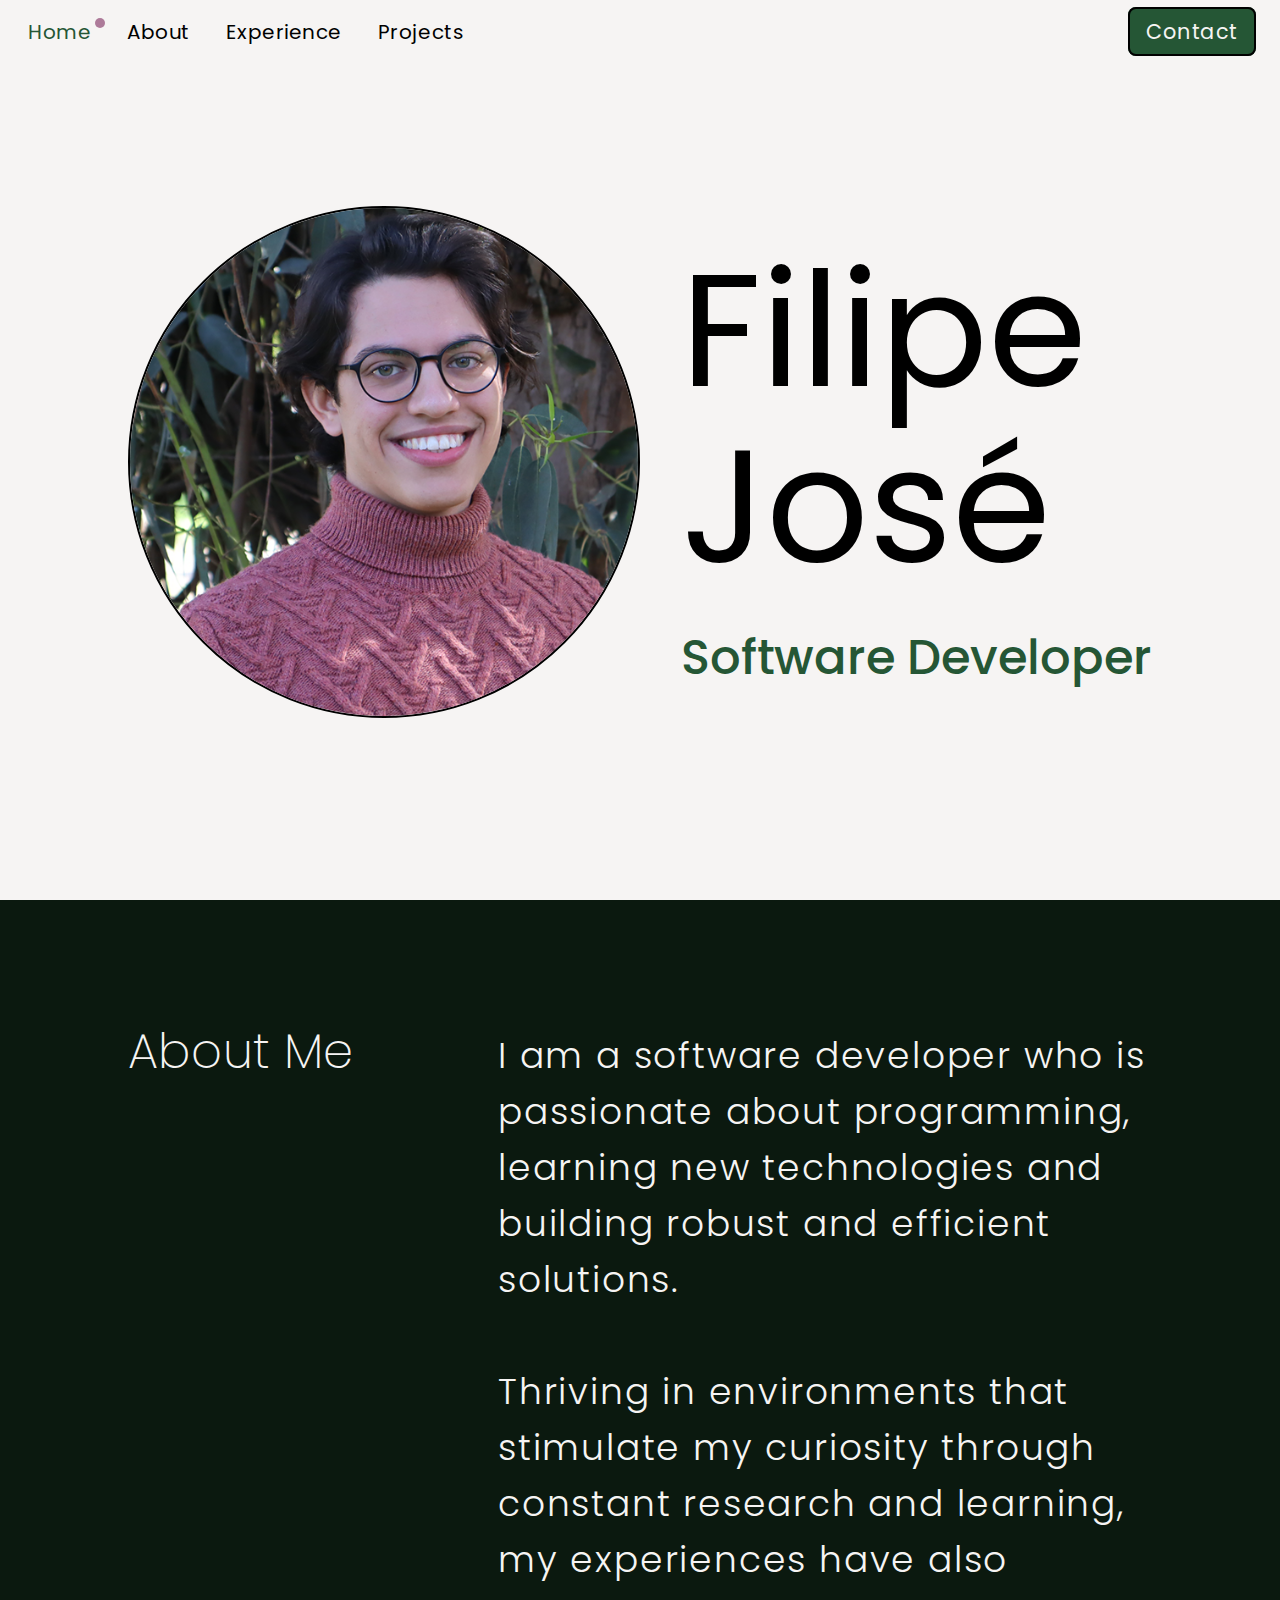
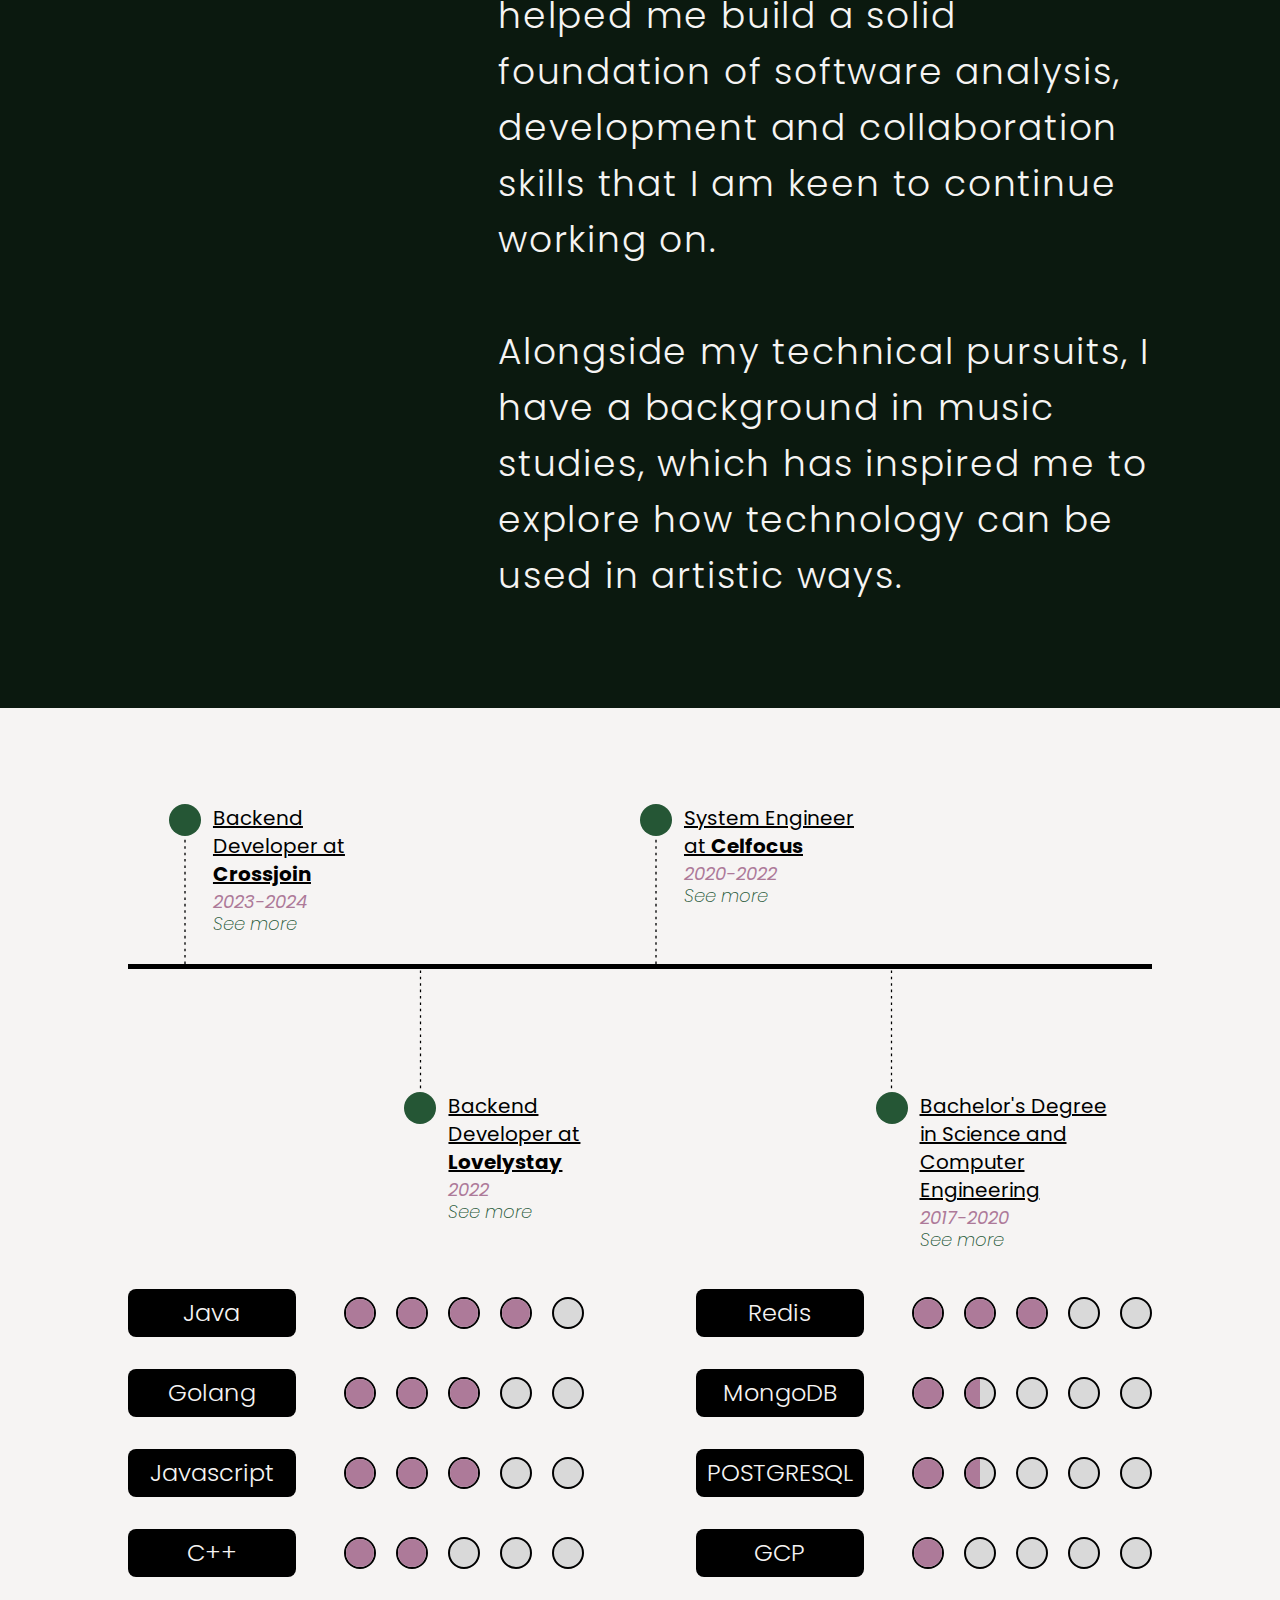
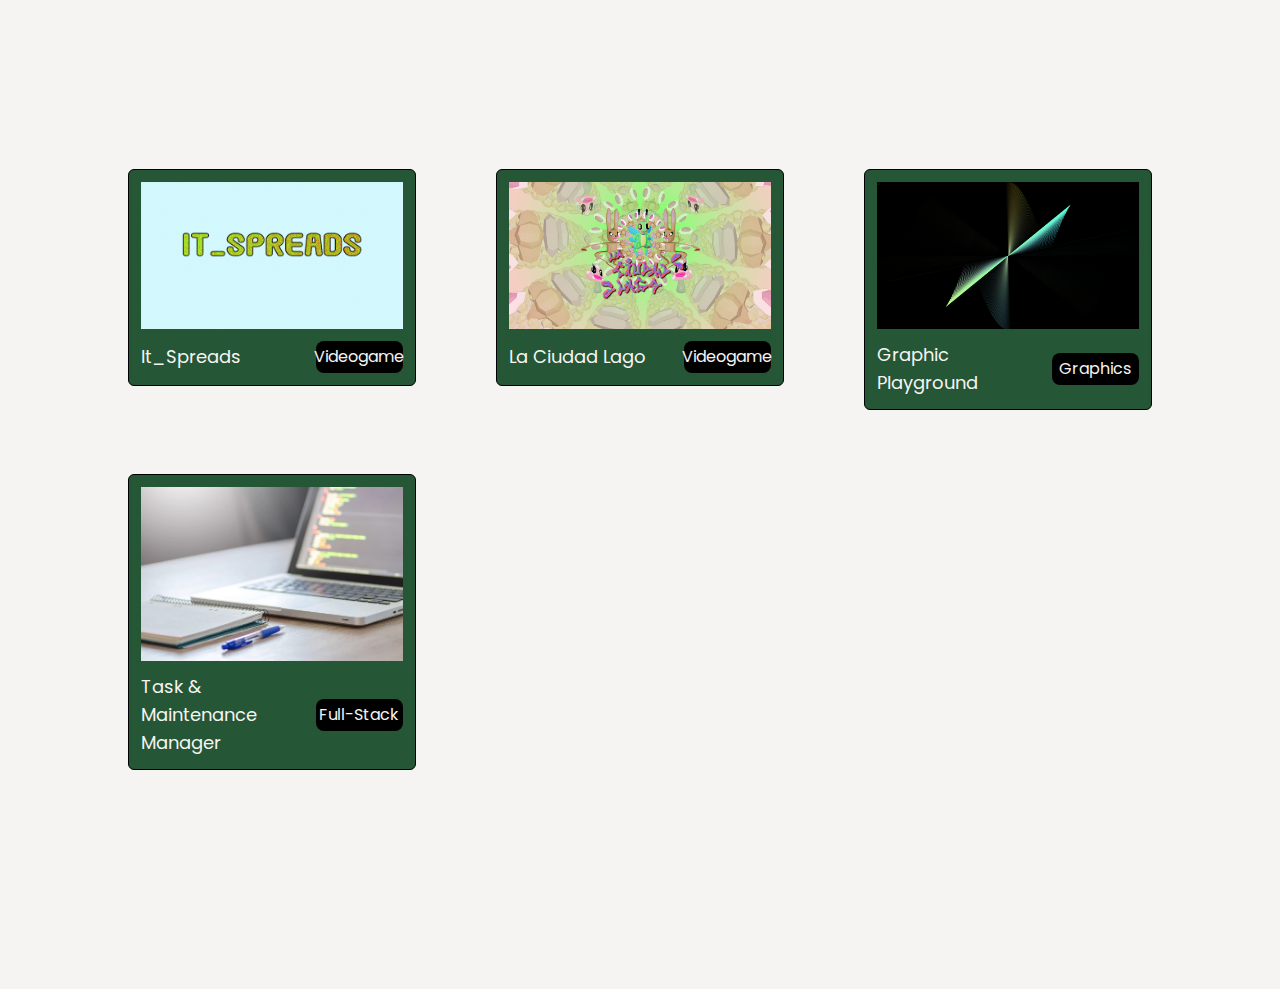
<file: index.html>
<html class="scroll-smooth"><head><meta charset="UTF-8"><link rel="stylesheet" href="./assets/styles.css"><link rel="preload" href="https://fonts.googleapis.com/css2?family=Poppins:wght@200;300;400;500&amp;italic&amp;display=swap" as="style" onload="this.onload=null;this.rel=&#39;stylesheet&#39;"><noscript><link rel="stylesheet" href="https://fonts.googleapis.com/css2?family=Poppins:wght@200;300;400;500&amp;italic&amp;display=swap"></noscript><script src="./assets/scripts/app.obf.js"></script></head><body class="font-poppins relative overflow-x-hidden lg:overflow-x-auto"><div class="fixed top-0 start-0 w-full min-h-fit h-navbar z-20 bg-cWhite text-8xl md:text-5xl lg:text-nav tracking-wide flex flex-col justify-center"><div class="px-6 lg:pt-0 2xl:py-5 relative"><span id="badge" class="hidden absolute w-badgeSize pt-1 lg:inline"><span class="relative inline-flex rounded-full h-badgeSize w-badgeSize 2xl:w-[0.8rem] 2xl:h-[0.8rem] bg-cPink"></span></span><nav class="flex justify-between items-center"><div class="flex justify-center relative"><button class="inline w-28 h-28 lg:hidden" onclick="showMenu()"><img src="./assets/svg/hamburger.svg"></button><div id="menu" class="hidden fixed flex flex-col top-0 right-0 left-0 z-50 h-screen w-screen bg-cWhite lg:inline-block lg:h-full lg:w-full lg:static lg:text-base lg:p-0 lg:bg-transparent"><button class="w-28 h-28 lg:hidden z-50" onclick="closeMenu()"><img src="./assets/svg/cross.svg"></button><div class="fixed top-0 right-0 left-0 bottom-0 flex flex-col justify-center items-center h-screen w-full lg:flex-row lg:h-full lg:static"><a id="home-link" href="#home" class="text-center h-auto p-1 nav-item lg:text-xl 2xl:text-2xl" onclick="closeMenu()"><span>Home</span></a><div class="mb-56 md:mb-32 lg:me-7 lg:mb-0 2xl:me-10"></div><a id="about-link" href="#about" class="text-center h-auto p-1 nav-item lg:text-xl 2xl:text-2xl" onclick="closeMenu()"><span>About</span></a><div class="mb-56 md:mb-32 lg:me-7 lg:mb-0 2xl:me-10"></div><a id="experience-link" href="#experience" class="text-center h-auto p-1 nav-item lg:text-xl 2xl:text-2xl" onclick="closeMenu()"><span>Experience</span></a><div class="mb-56 md:mb-32 lg:me-7 lg:mb-0 2xl:me-10"></div><a id="projects-link" href="#projects" class="text-center h-auto p-1 nav-item lg:text-xl 2xl:text-2xl" onclick="closeMenu()"><span>Projects</span></a></div></div></div><div class="h-full"><a href="https://www.linkedin.com/in/filipe-jose/" target="_blank" class="bg-cGreenCTA text-cWhite px-5 py-3 text-5xl 2xl:text-2xl lg:text-nav lg:px-4 lg:py-2 rounded-lg border-2 border-black">Contact</a></div></nav></div></div><div class="z-0"><div id="home" class="bg-cWhite flex min-h-screen h-fit px-8 py-20 page lg:px-32"><div class="flex flex-col justify-center items-center w-full lg:pb-10 md:pt-[var(--navbar-height)] xl:flex-row xl:justify-between"><div class="flex md:w-7/12 md:h-7/12 xl:w-6/12 2xl:w-5/12 justify-center xl:justify-start"><img class="rounded-full w-full h-full border-2 border-black" src="./assets/images/Photo.png"></div><div class="flex flex-col w-full justify-center items-center xl:w-fit xl:items-start xl:justify-end xl:text-start"><p class="text-sm-name md:leading-name md:text-lg-name">Filipe <span class="xl:hidden">José</span></p><p class="text-sm-name md:leading-name md:text-lg-name hidden xl:inline">José</p><p class="text-cGreenCTA text-7xl font-medium mt-5 text-nowrap lg:mt-10 lg:text-[3rem] 2xl:text-7xl xl:w-full">Software Developer</p></div></div></div><div id="about" class="bg-cGreen pb-14 md:py-navbar flex min-h-screen h-fit px-8 py-20 page lg:px-32"><div class="h-full pt-navbar pb-10 text-cWhite xl:flex"><h1 class="font-extralight mb-20 text-8xl lg:text-5xl 2xl:text-6xl xl:w-2/5 text-nowrap xl:me-36">About Me</h1><div class="text-cWhite font-light text-6xl lg:text-4xl 2xl:text-5xl tracking-wider !leading-[5rem] lg:!leading-[3.5rem] w-auto"><p>I am a software developer who is passionate about programming, learning new technologies and building robust and efficient solutions.<br><br>Thriving in environments that stimulate my curiosity through constant research and learning, my experiences have also helped me build a solid foundation of software analysis, development and collaboration skills that I am keen to continue working on.<br><br>Alongside my technical pursuits, I have a background in music studies, which has inspired me to explore how technology can be used in artistic ways.</p></div></div></div><div id="experience" class="bg-cWhite pt-navbar lg:pt-16 2xl:pt-0 flex min-h-screen h-fit px-8 py-20 page lg:px-32"><div class="flex pt-navbar flex-col h-full w-full lg:pt-48 2xl:pt-72"><div class="lg:hidden mb-32"><h1 class="font-extralight text-8xl text-black text-opacity-60">Experience</h1></div><div class="hidden horizontal-line justify-center lg:flex"><div class="w-[92%] flex justify-between"><a href="" class="w-full h-fit flex relative zoom" onclick="showModal(event,this)" data-modal-uri="./assets/html/crossjoin.html"><style type="text/css">.upMark_d4c7{transform:translate(0,-100%) scale(-1)}</style><div class="h-fit flex flex-col justify-center items-center upMark_d4c7"><img src="./assets/svg/dottedLine.svg" class="h-markHeight"> <button type="button"><div class="rounded-full bg-cGreenCTA w-markCircleLg h-markCircleLg 2xl:w-markCircle2xl 2xl:h-markCircle2xl"></div></button></div><style type="text/css">.upMarkText_3c92{transform:translate(0,-100%)}</style><div class="flex flex-col ps-3 upMarkText_3c92"><p class="text-xl 2xl:text-4xl underline">Backend Developer at <b>Crossjoin</b></p><p class="text-lg 2xl:text-3xl italic text-cPink">2023-2024</p><p class="text-lg 2xl:text-3xl font-extralight italic text-cGreenCTA leading-4">See more</p></div></a><a href="" class="w-full h-fit flex relative zoom" onclick="showModal(event,this)" data-modal-uri="./assets/html/lovelystay.html"><div class="h-fit flex flex-col justify-center items-center"><img src="./assets/svg/dottedLine.svg" class="h-markHeight"> <button type="button"><div class="rounded-full bg-cGreenCTA w-markCircleLg h-markCircleLg 2xl:w-markCircle2xl 2xl:h-markCircle2xl"></div></button></div><style type="text/css">.downMarkText_2c84{margin-top:var(--mark-height)}</style><div class="flex flex-col ps-3 downMarkText_2c84"><p class="text-xl 2xl:text-4xl underline">Backend Developer at <b>Lovelystay</b></p><p class="text-lg 2xl:text-3xl italic text-cPink">2022</p><p class="text-lg 2xl:text-3xl font-extralight italic text-cGreenCTA leading-4">See more</p></div></a><a href="" class="w-full h-fit flex relative zoom" onclick="showModal(event,this)" data-modal-uri="./assets/html/celfocus.html"><div class="h-fit flex flex-col justify-center items-center upMark_d4c7"><img src="./assets/svg/dottedLine.svg" class="h-markHeight"> <button type="button"><div class="rounded-full bg-cGreenCTA w-markCircleLg h-markCircleLg 2xl:w-markCircle2xl 2xl:h-markCircle2xl"></div></button></div><div class="flex flex-col ps-3 upMarkText_3c92"><p class="text-xl 2xl:text-4xl underline">System Engineer at <b>Celfocus</b></p><p class="text-lg 2xl:text-3xl italic text-cPink">2020-2022</p><p class="text-lg 2xl:text-3xl font-extralight italic text-cGreenCTA leading-4">See more</p></div></a><a href="" class="w-full h-fit flex relative zoom" onclick="showModal(event,this)" data-modal-uri="./assets/html/degree.html"><div class="h-fit flex flex-col justify-center items-center"><img src="./assets/svg/dottedLine.svg" class="h-markHeight"> <button type="button"><div class="rounded-full bg-cGreenCTA w-markCircleLg h-markCircleLg 2xl:w-markCircle2xl 2xl:h-markCircle2xl"></div></button></div><div class="flex flex-col ps-3 downMarkText_2c84"><p class="text-xl 2xl:text-4xl underline">Bachelor's Degree in Science and Computer Engineering</p><p class="text-lg 2xl:text-3xl italic text-cPink">2017-2020</p><p class="text-lg 2xl:text-3xl font-extralight italic text-cGreenCTA leading-4">See more</p></div></a></div></div><div class="justify-center relative text-6xl lg:hidden"><a href="" class="w-full h-fit flex relative z-10" onclick="showModal(event,this)" data-modal-uri="./assets/html/crossjoin.html"><div class="h-fit flex flex-col justify-center items-center"><button type="button"><div class="rounded-full bg-cGreenCTA w-markCircleSm h-markCircleSm"></div></button></div><div class="flex flex-col ms-8"><p class="underline">Backend Developer at <b>Crossjoin</b></p><p class="mt-6 text-5xl italic text-cPink">2023-2024</p><p class="mt-2 text-5xl font-extralight italic text-cGreenCTA">See more</p></div></a><div class="mb-64"></div><a href="" class="w-full h-fit flex relative z-10" onclick="showModal(event,this)" data-modal-uri="./assets/html/lovelystay.html"><div class="h-fit flex flex-col justify-center items-center"><button type="button"><div class="rounded-full bg-cGreenCTA w-markCircleSm h-markCircleSm"></div></button></div><div class="flex flex-col ms-8"><p class="underline">Backend Developer at <b>Lovelystay</b></p><p class="mt-6 text-5xl italic text-cPink">2022</p><p class="mt-2 text-5xl font-extralight italic text-cGreenCTA">See more</p></div></a><div class="mb-64"></div><a href="" class="w-full h-fit flex relative z-10" onclick="showModal(event,this)" data-modal-uri="./assets/html/celfocus.html"><div class="h-fit flex flex-col justify-center items-center"><button type="button"><div class="rounded-full bg-cGreenCTA w-markCircleSm h-markCircleSm"></div></button></div><div class="flex flex-col ms-8"><p class="underline">System Engineer at <b>Celfocus</b></p><p class="mt-6 text-5xl italic text-cPink">2020-2022</p><p class="mt-2 text-5xl font-extralight italic text-cGreenCTA">See more</p></div></a><div class="mb-64"></div><a href="" class="w-full h-fit flex relative z-10" onclick="showModal(event,this)" data-modal-uri="./assets/html/degree.html"><div class="h-fit flex flex-col justify-center items-center"><button type="button"><div class="rounded-full bg-cGreenCTA w-markCircleSm h-markCircleSm"></div></button></div><div class="flex flex-col ms-8"><p class="underline">Bachelor's Degree in Science and Computer Engineering</p><p class="mt-6 text-5xl italic text-cPink">2017-2020</p><p class="mt-2 text-5xl font-extralight italic text-cGreenCTA">See more</p></div></a><style type="text/css">.verticalTimeline_42f4{position:absolute;top:var(--mark-sm-circle-diam);left:calc(var(--mark-sm-circle-diam)/ 2 - 12px);bottom:var(--mark-sm-circle-diam);z-index:0;height:inherit;height:100%;width:24px}</style><img src="./assets/svg/dottedLine.svg" class="verticalTimeline_42f4"></div><div class="flex w-full mt-40 skills-container"><div class="flex flex-col w-full xl:flex-row"><div class="me-28 w-full"><div class="flex w-full mb-16 lg:mb-8"><div class="bg-black rounded-lg py-4 px-2 lg:py-2 w-7/12 lg:w-8/12 flex justify-center"><h1 class="text-5xl text-cWhite font-light lg:text-2xl 2xl:text-4xl">Java</h1></div><div class="flex w-full items-center justify-between ms-12"><div class="flex w-markCircleSm h-markCircleSm lg:w-markCircleLg lg:h-markCircleLg 2xl:w-markCircle2xl 2xl:h-markCircle2xl rounded-full border-2 border-black overflow-hidden bg-cGray"><div class="w-full h-full bg-cPink"></div></div><div class="flex w-markCircleSm h-markCircleSm lg:w-markCircleLg lg:h-markCircleLg 2xl:w-markCircle2xl 2xl:h-markCircle2xl rounded-full border-2 border-black overflow-hidden bg-cGray"><div class="w-full h-full bg-cPink"></div></div><div class="flex w-markCircleSm h-markCircleSm lg:w-markCircleLg lg:h-markCircleLg 2xl:w-markCircle2xl 2xl:h-markCircle2xl rounded-full border-2 border-black overflow-hidden bg-cGray"><div class="w-full h-full bg-cPink"></div></div><div class="flex w-markCircleSm h-markCircleSm lg:w-markCircleLg lg:h-markCircleLg 2xl:w-markCircle2xl 2xl:h-markCircle2xl rounded-full border-2 border-black overflow-hidden bg-cGray"><div class="w-full h-full bg-cPink"></div></div><div class="flex w-markCircleSm h-markCircleSm lg:w-markCircleLg lg:h-markCircleLg 2xl:w-markCircle2xl 2xl:h-markCircle2xl rounded-full border-2 border-black overflow-hidden bg-cGray"><div class="w-full h-full"></div></div></div></div><div class="flex w-full mb-16 lg:mb-8"><div class="bg-black rounded-lg py-4 px-2 lg:py-2 w-7/12 lg:w-8/12 flex justify-center"><h1 class="text-5xl text-cWhite font-light lg:text-2xl 2xl:text-4xl">Golang</h1></div><div class="flex w-full items-center justify-between ms-12"><div class="flex w-markCircleSm h-markCircleSm lg:w-markCircleLg lg:h-markCircleLg 2xl:w-markCircle2xl 2xl:h-markCircle2xl rounded-full border-2 border-black overflow-hidden bg-cGray"><div class="w-full h-full bg-cPink"></div></div><div class="flex w-markCircleSm h-markCircleSm lg:w-markCircleLg lg:h-markCircleLg 2xl:w-markCircle2xl 2xl:h-markCircle2xl rounded-full border-2 border-black overflow-hidden bg-cGray"><div class="w-full h-full bg-cPink"></div></div><div class="flex w-markCircleSm h-markCircleSm lg:w-markCircleLg lg:h-markCircleLg 2xl:w-markCircle2xl 2xl:h-markCircle2xl rounded-full border-2 border-black overflow-hidden bg-cGray"><div class="w-full h-full bg-cPink"></div></div><div class="flex w-markCircleSm h-markCircleSm lg:w-markCircleLg lg:h-markCircleLg 2xl:w-markCircle2xl 2xl:h-markCircle2xl rounded-full border-2 border-black overflow-hidden bg-cGray"><div class="w-full h-full"></div></div><div class="flex w-markCircleSm h-markCircleSm lg:w-markCircleLg lg:h-markCircleLg 2xl:w-markCircle2xl 2xl:h-markCircle2xl rounded-full border-2 border-black overflow-hidden bg-cGray"><div class="w-full h-full"></div></div></div></div><div class="flex w-full mb-16 lg:mb-8"><div class="bg-black rounded-lg py-4 px-2 lg:py-2 w-7/12 lg:w-8/12 flex justify-center"><h1 class="text-5xl text-cWhite font-light lg:text-2xl 2xl:text-4xl">Javascript</h1></div><div class="flex w-full items-center justify-between ms-12"><div class="flex w-markCircleSm h-markCircleSm lg:w-markCircleLg lg:h-markCircleLg 2xl:w-markCircle2xl 2xl:h-markCircle2xl rounded-full border-2 border-black overflow-hidden bg-cGray"><div class="w-full h-full bg-cPink"></div></div><div class="flex w-markCircleSm h-markCircleSm lg:w-markCircleLg lg:h-markCircleLg 2xl:w-markCircle2xl 2xl:h-markCircle2xl rounded-full border-2 border-black overflow-hidden bg-cGray"><div class="w-full h-full bg-cPink"></div></div><div class="flex w-markCircleSm h-markCircleSm lg:w-markCircleLg lg:h-markCircleLg 2xl:w-markCircle2xl 2xl:h-markCircle2xl rounded-full border-2 border-black overflow-hidden bg-cGray"><div class="w-full h-full bg-cPink"></div></div><div class="flex w-markCircleSm h-markCircleSm lg:w-markCircleLg lg:h-markCircleLg 2xl:w-markCircle2xl 2xl:h-markCircle2xl rounded-full border-2 border-black overflow-hidden bg-cGray"><div class="w-full h-full"></div></div><div class="flex w-markCircleSm h-markCircleSm lg:w-markCircleLg lg:h-markCircleLg 2xl:w-markCircle2xl 2xl:h-markCircle2xl rounded-full border-2 border-black overflow-hidden bg-cGray"><div class="w-full h-full"></div></div></div></div><div class="flex w-full mb-16 lg:mb-8"><div class="bg-black rounded-lg py-4 px-2 lg:py-2 w-7/12 lg:w-8/12 flex justify-center"><h1 class="text-5xl text-cWhite font-light lg:text-2xl 2xl:text-4xl">C++</h1></div><div class="flex w-full items-center justify-between ms-12"><div class="flex w-markCircleSm h-markCircleSm lg:w-markCircleLg lg:h-markCircleLg 2xl:w-markCircle2xl 2xl:h-markCircle2xl rounded-full border-2 border-black overflow-hidden bg-cGray"><div class="w-full h-full bg-cPink"></div></div><div class="flex w-markCircleSm h-markCircleSm lg:w-markCircleLg lg:h-markCircleLg 2xl:w-markCircle2xl 2xl:h-markCircle2xl rounded-full border-2 border-black overflow-hidden bg-cGray"><div class="w-full h-full bg-cPink"></div></div><div class="flex w-markCircleSm h-markCircleSm lg:w-markCircleLg lg:h-markCircleLg 2xl:w-markCircle2xl 2xl:h-markCircle2xl rounded-full border-2 border-black overflow-hidden bg-cGray"><div class="w-full h-full"></div></div><div class="flex w-markCircleSm h-markCircleSm lg:w-markCircleLg lg:h-markCircleLg 2xl:w-markCircle2xl 2xl:h-markCircle2xl rounded-full border-2 border-black overflow-hidden bg-cGray"><div class="w-full h-full"></div></div><div class="flex w-markCircleSm h-markCircleSm lg:w-markCircleLg lg:h-markCircleLg 2xl:w-markCircle2xl 2xl:h-markCircle2xl rounded-full border-2 border-black overflow-hidden bg-cGray"><div class="w-full h-full"></div></div></div></div></div><div class="w-full"><div class="flex w-full mb-16 lg:mb-8"><div class="bg-black rounded-lg py-4 px-2 lg:py-2 w-7/12 lg:w-8/12 flex justify-center"><h1 class="text-5xl text-cWhite font-light lg:text-2xl 2xl:text-4xl">Redis</h1></div><div class="flex w-full items-center justify-between ms-12"><div class="flex w-markCircleSm h-markCircleSm lg:w-markCircleLg lg:h-markCircleLg 2xl:w-markCircle2xl 2xl:h-markCircle2xl rounded-full border-2 border-black overflow-hidden bg-cGray"><div class="w-full h-full bg-cPink"></div></div><div class="flex w-markCircleSm h-markCircleSm lg:w-markCircleLg lg:h-markCircleLg 2xl:w-markCircle2xl 2xl:h-markCircle2xl rounded-full border-2 border-black overflow-hidden bg-cGray"><div class="w-full h-full bg-cPink"></div></div><div class="flex w-markCircleSm h-markCircleSm lg:w-markCircleLg lg:h-markCircleLg 2xl:w-markCircle2xl 2xl:h-markCircle2xl rounded-full border-2 border-black overflow-hidden bg-cGray"><div class="w-full h-full bg-cPink"></div></div><div class="flex w-markCircleSm h-markCircleSm lg:w-markCircleLg lg:h-markCircleLg 2xl:w-markCircle2xl 2xl:h-markCircle2xl rounded-full border-2 border-black overflow-hidden bg-cGray"><div class="w-full h-full"></div></div><div class="flex w-markCircleSm h-markCircleSm lg:w-markCircleLg lg:h-markCircleLg 2xl:w-markCircle2xl 2xl:h-markCircle2xl rounded-full border-2 border-black overflow-hidden bg-cGray"><div class="w-full h-full"></div></div></div></div><div class="flex w-full mb-16 lg:mb-8"><div class="bg-black rounded-lg py-4 px-2 lg:py-2 w-7/12 lg:w-8/12 flex justify-center"><h1 class="text-5xl text-cWhite font-light lg:text-2xl 2xl:text-4xl">MongoDB</h1></div><div class="flex w-full items-center justify-between ms-12"><div class="flex w-markCircleSm h-markCircleSm lg:w-markCircleLg lg:h-markCircleLg 2xl:w-markCircle2xl 2xl:h-markCircle2xl rounded-full border-2 border-black overflow-hidden bg-cGray"><div class="w-full h-full bg-cPink"></div></div><div class="relative flex w-markCircleSm h-markCircleSm lg:w-markCircleLg lg:h-markCircleLg 2xl:w-markCircle2xl 2xl:h-markCircle2xl rounded-full border-2 border-black overflow-hidden bg-cGray"><div class="absolute left-0 top-0 w-1/2 h-full bg-cPink"></div></div><div class="flex w-markCircleSm h-markCircleSm lg:w-markCircleLg lg:h-markCircleLg 2xl:w-markCircle2xl 2xl:h-markCircle2xl rounded-full border-2 border-black overflow-hidden bg-cGray"><div class="w-full h-full"></div></div><div class="flex w-markCircleSm h-markCircleSm lg:w-markCircleLg lg:h-markCircleLg 2xl:w-markCircle2xl 2xl:h-markCircle2xl rounded-full border-2 border-black overflow-hidden bg-cGray"><div class="w-full h-full"></div></div><div class="flex w-markCircleSm h-markCircleSm lg:w-markCircleLg lg:h-markCircleLg 2xl:w-markCircle2xl 2xl:h-markCircle2xl rounded-full border-2 border-black overflow-hidden bg-cGray"><div class="w-full h-full"></div></div></div></div><div class="flex w-full mb-16 lg:mb-8"><div class="bg-black rounded-lg py-4 px-2 lg:py-2 w-7/12 lg:w-8/12 flex justify-center"><h1 class="text-5xl text-cWhite font-light lg:text-2xl 2xl:text-4xl">POSTGRESQL</h1></div><div class="flex w-full items-center justify-between ms-12"><div class="flex w-markCircleSm h-markCircleSm lg:w-markCircleLg lg:h-markCircleLg 2xl:w-markCircle2xl 2xl:h-markCircle2xl rounded-full border-2 border-black overflow-hidden bg-cGray"><div class="w-full h-full bg-cPink"></div></div><div class="relative flex w-markCircleSm h-markCircleSm lg:w-markCircleLg lg:h-markCircleLg 2xl:w-markCircle2xl 2xl:h-markCircle2xl rounded-full border-2 border-black overflow-hidden bg-cGray"><div class="absolute left-0 top-0 w-1/2 h-full bg-cPink"></div></div><div class="flex w-markCircleSm h-markCircleSm lg:w-markCircleLg lg:h-markCircleLg 2xl:w-markCircle2xl 2xl:h-markCircle2xl rounded-full border-2 border-black overflow-hidden bg-cGray"><div class="w-full h-full"></div></div><div class="flex w-markCircleSm h-markCircleSm lg:w-markCircleLg lg:h-markCircleLg 2xl:w-markCircle2xl 2xl:h-markCircle2xl rounded-full border-2 border-black overflow-hidden bg-cGray"><div class="w-full h-full"></div></div><div class="flex w-markCircleSm h-markCircleSm lg:w-markCircleLg lg:h-markCircleLg 2xl:w-markCircle2xl 2xl:h-markCircle2xl rounded-full border-2 border-black overflow-hidden bg-cGray"><div class="w-full h-full"></div></div></div></div><div class="flex w-full mb-16 lg:mb-8"><div class="bg-black rounded-lg py-4 px-2 lg:py-2 w-7/12 lg:w-8/12 flex justify-center"><h1 class="text-5xl text-cWhite font-light lg:text-2xl 2xl:text-4xl">GCP</h1></div><div class="flex w-full items-center justify-between ms-12"><div class="flex w-markCircleSm h-markCircleSm lg:w-markCircleLg lg:h-markCircleLg 2xl:w-markCircle2xl 2xl:h-markCircle2xl rounded-full border-2 border-black overflow-hidden bg-cGray"><div class="w-full h-full bg-cPink"></div></div><div class="flex w-markCircleSm h-markCircleSm lg:w-markCircleLg lg:h-markCircleLg 2xl:w-markCircle2xl 2xl:h-markCircle2xl rounded-full border-2 border-black overflow-hidden bg-cGray"><div class="w-full h-full"></div></div><div class="flex w-markCircleSm h-markCircleSm lg:w-markCircleLg lg:h-markCircleLg 2xl:w-markCircle2xl 2xl:h-markCircle2xl rounded-full border-2 border-black overflow-hidden bg-cGray"><div class="w-full h-full"></div></div><div class="flex w-markCircleSm h-markCircleSm lg:w-markCircleLg lg:h-markCircleLg 2xl:w-markCircle2xl 2xl:h-markCircle2xl rounded-full border-2 border-black overflow-hidden bg-cGray"><div class="w-full h-full"></div></div><div class="flex w-markCircleSm h-markCircleSm lg:w-markCircleLg lg:h-markCircleLg 2xl:w-markCircle2xl 2xl:h-markCircle2xl rounded-full border-2 border-black overflow-hidden bg-cGray"><div class="w-full h-full"></div></div></div></div></div></div></div></div></div><div id="projects" class="bg-cWhite py-20 2xl:pt-12 flex min-h-screen h-fit px-8 py-20 page lg:px-32"><div class="flex flex-col h-full items-center pt-navbar lg:pt-0 2xl:pt-navbar 2xl:pb-10 lg:grid lg:grid-cols-2 xl:grid-cols-3 lg:gap-x-20 lg:gap-y-16 lg:items-start"><div class="lg:hidden mb-32 w-full justify-start"><h1 class="font-extralight text-8xl text-black text-opacity-60">Projects</h1></div><a href="" class="flex full lg:w-full mb-52 lg:mb-0" type="button" onclick="showModal(event,this)" data-modal-uri="./assets/html/itspreadsmodal.html"><div class="bg-cGreenCTA flex flex-col p-3 border border-black rounded-md w-full h-full"><img src="./assets/images/It_Spreads.png" class="h-5/6"><div class="flex justify-between mt-3 items-center h-full"><div class="w-8/12"><h1 class="text-cWhite text-3xl lg:text-lg text-wrap 2xl:text-3xl">It_Spreads</h1></div><div class="flex w-4/12 bg-black px-4 py-3 lg:py-1 rounded-lg justify-center"><h1 class="text-3xl lg:text-base text-cWhite text-nowrap 2xl:text-2xl">Videogame</h1></div></div></div></a><a href="" class="flex full lg:w-full mb-52 lg:mb-0" type="button" onclick="showModal(event,this)" data-modal-uri="./assets/html/laciudadmodal.html"><div class="bg-cGreenCTA flex flex-col p-3 border border-black rounded-md w-full h-full"><img src="./assets/images/laciudadlago.png" class="h-5/6"><div class="flex justify-between mt-3 items-center h-full"><div class="w-8/12"><h1 class="text-cWhite text-3xl lg:text-lg text-wrap 2xl:text-3xl">La Ciudad Lago</h1></div><div class="flex w-4/12 bg-black px-4 py-3 lg:py-1 rounded-lg justify-center"><h1 class="text-3xl lg:text-base text-cWhite text-nowrap 2xl:text-2xl">Videogame</h1></div></div></div></a><a href="" class="flex full lg:w-full mb-52 lg:mb-0" type="button" onclick="showModal(event,this)" data-modal-uri="./assets/html/graphicmodal.html"><div class="bg-cGreenCTA flex flex-col p-3 border border-black rounded-md w-full h-full"><img src="./assets/images/playground.png" class="h-5/6"><div class="flex justify-between mt-3 items-center h-full"><div class="w-8/12"><h1 class="text-cWhite text-3xl lg:text-lg text-wrap 2xl:text-3xl">Graphic Playground</h1></div><div class="flex w-4/12 bg-black px-4 py-3 lg:py-1 rounded-lg justify-center"><h1 class="text-3xl lg:text-base text-cWhite text-nowrap 2xl:text-2xl">Graphics</h1></div></div></div></a><a href="" class="flex full lg:w-full mb-52 lg:mb-0" type="button" onclick="showModal(event,this)" data-modal-uri="./assets/html/freelancemodal.html"><div class="bg-cGreenCTA flex flex-col p-3 border border-black rounded-md w-full h-full"><img src="./assets/images/freelance.webp" class="h-5/6"><div class="flex justify-between mt-3 items-center h-full"><div class="w-8/12"><h1 class="text-cWhite text-3xl lg:text-lg text-wrap 2xl:text-3xl">Task &amp; Maintenance Manager</h1></div><div class="flex w-4/12 bg-black px-4 py-3 lg:py-1 rounded-lg justify-center"><h1 class="text-3xl lg:text-base text-cWhite text-nowrap 2xl:text-2xl">Full-Stack</h1></div></div></div></a></div></div></div><div id="modal" tabindex="-1" aria-hidden="true" class="hidden fixed top-0 right-0 left-0 z-50 bg-opacity-70 bg-slate-500 h-screen"><div class="flex justify-center h-screen lg:modal"><div id="modal-content" class="w-full h-full bg-cWhite border-2 border-black rounded-md flex flex-col lg:w-9/12 xl:w-6/12 lg:h-fit lg:max-h-maxModalHeight"></div></div></div></body></html>
</file>
<file: assets/styles.css>
*,:after,:before{--tw-border-spacing-x:0;--tw-border-spacing-y:0;--tw-translate-x:0;--tw-translate-y:0;--tw-rotate:0;--tw-skew-x:0;--tw-skew-y:0;--tw-scale-x:1;--tw-scale-y:1;--tw-pan-x: ;--tw-pan-y: ;--tw-pinch-zoom: ;--tw-scroll-snap-strictness:proximity;--tw-gradient-from-position: ;--tw-gradient-via-position: ;--tw-gradient-to-position: ;--tw-ordinal: ;--tw-slashed-zero: ;--tw-numeric-figure: ;--tw-numeric-spacing: ;--tw-numeric-fraction: ;--tw-ring-inset: ;--tw-ring-offset-width:0px;--tw-ring-offset-color:#fff;--tw-ring-color:rgba(59,130,246,.5);--tw-ring-offset-shadow:0 0 #0000;--tw-ring-shadow:0 0 #0000;--tw-shadow:0 0 #0000;--tw-shadow-colored:0 0 #0000;--tw-blur: ;--tw-brightness: ;--tw-contrast: ;--tw-grayscale: ;--tw-hue-rotate: ;--tw-invert: ;--tw-saturate: ;--tw-sepia: ;--tw-drop-shadow: ;--tw-backdrop-blur: ;--tw-backdrop-brightness: ;--tw-backdrop-contrast: ;--tw-backdrop-grayscale: ;--tw-backdrop-hue-rotate: ;--tw-backdrop-invert: ;--tw-backdrop-opacity: ;--tw-backdrop-saturate: ;--tw-backdrop-sepia: ;--tw-contain-size: ;--tw-contain-layout: ;--tw-contain-paint: ;--tw-contain-style: }::backdrop{--tw-border-spacing-x:0;--tw-border-spacing-y:0;--tw-translate-x:0;--tw-translate-y:0;--tw-rotate:0;--tw-skew-x:0;--tw-skew-y:0;--tw-scale-x:1;--tw-scale-y:1;--tw-pan-x: ;--tw-pan-y: ;--tw-pinch-zoom: ;--tw-scroll-snap-strictness:proximity;--tw-gradient-from-position: ;--tw-gradient-via-position: ;--tw-gradient-to-position: ;--tw-ordinal: ;--tw-slashed-zero: ;--tw-numeric-figure: ;--tw-numeric-spacing: ;--tw-numeric-fraction: ;--tw-ring-inset: ;--tw-ring-offset-width:0px;--tw-ring-offset-color:#fff;--tw-ring-color:rgba(59,130,246,.5);--tw-ring-offset-shadow:0 0 #0000;--tw-ring-shadow:0 0 #0000;--tw-shadow:0 0 #0000;--tw-shadow-colored:0 0 #0000;--tw-blur: ;--tw-brightness: ;--tw-contrast: ;--tw-grayscale: ;--tw-hue-rotate: ;--tw-invert: ;--tw-saturate: ;--tw-sepia: ;--tw-drop-shadow: ;--tw-backdrop-blur: ;--tw-backdrop-brightness: ;--tw-backdrop-contrast: ;--tw-backdrop-grayscale: ;--tw-backdrop-hue-rotate: ;--tw-backdrop-invert: ;--tw-backdrop-opacity: ;--tw-backdrop-saturate: ;--tw-backdrop-sepia: ;--tw-contain-size: ;--tw-contain-layout: ;--tw-contain-paint: ;--tw-contain-style: }/*! tailwindcss v3.4.17 | MIT License | https://tailwindcss.com*/*,:after,:before{box-sizing:border-box;border:0 solid #e5e7eb}:after,:before{--tw-content:""}:host,html{line-height:1.5;-webkit-text-size-adjust:100%;-moz-tab-size:4;-o-tab-size:4;tab-size:4;font-family:Poppins,sans-serif;font-feature-settings:normal;font-variation-settings:normal;-webkit-tap-highlight-color:transparent}body{margin:0;line-height:inherit}hr{height:0;color:inherit;border-top-width:1px}abbr:where([title]){-webkit-text-decoration:underline dotted;text-decoration:underline dotted}h1,h2,h3,h4,h5,h6{font-size:inherit;font-weight:inherit}a{color:inherit;text-decoration:inherit}b,strong{font-weight:bolder}code,kbd,pre,samp{font-family:ui-monospace,SFMono-Regular,Menlo,Monaco,Consolas,Liberation Mono,Courier New,monospace;font-feature-settings:normal;font-variation-settings:normal;font-size:1em}small{font-size:80%}sub,sup{font-size:75%;line-height:0;position:relative;vertical-align:baseline}sub{bottom:-.25em}sup{top:-.5em}table{text-indent:0;border-color:inherit;border-collapse:collapse}button,input,optgroup,select,textarea{font-family:inherit;font-feature-settings:inherit;font-variation-settings:inherit;font-size:100%;font-weight:inherit;line-height:inherit;letter-spacing:inherit;color:inherit;margin:0;padding:0}button,select{text-transform:none}button,input:where([type=button]),input:where([type=reset]),input:where([type=submit]){-webkit-appearance:button;background-color:transparent;background-image:none}:-moz-focusring{outline:auto}:-moz-ui-invalid{box-shadow:none}progress{vertical-align:baseline}::-webkit-inner-spin-button,::-webkit-outer-spin-button{height:auto}[type=search]{-webkit-appearance:textfield;outline-offset:-2px}::-webkit-search-decoration{-webkit-appearance:none}::-webkit-file-upload-button{-webkit-appearance:button;font:inherit}summary{display:list-item}blockquote,dd,dl,figure,h1,h2,h3,h4,h5,h6,hr,p,pre{margin:0}fieldset{margin:0}fieldset,legend{padding:0}menu,ol,ul{list-style:none;margin:0;padding:0}dialog{padding:0}textarea{resize:vertical}input::-moz-placeholder,textarea::-moz-placeholder{opacity:1;color:#9ca3af}input::placeholder,textarea::placeholder{opacity:1;color:#9ca3af}[role=button],button{cursor:pointer}:disabled{cursor:default}audio,canvas,embed,iframe,img,object,svg,video{display:block;vertical-align:middle}img,video{max-width:100%;height:auto}[hidden]:where(:not([hidden=until-found])){display:none}.fixed{position:fixed}.absolute{position:absolute}.relative{position:relative}.bottom-0{bottom:0}.left-0{left:0}.right-0{right:0}.start-0{inset-inline-start:0}.top-0{top:0}.z-0{z-index:0}.z-10{z-index:10}.z-20{z-index:20}.z-50{z-index:50}.mb-16{margin-bottom:4rem}.mb-20{margin-bottom:5rem}.mb-32{margin-bottom:8rem}.mb-52{margin-bottom:13rem}.mb-56{margin-bottom:14rem}.mb-64{margin-bottom:16rem}.mb-8{margin-bottom:2rem}.me-28{margin-inline-end:7rem}.me-4{margin-inline-end:1rem}.me-8{margin-inline-end:2rem}.ms-12{margin-inline-start:3rem}.ms-8{margin-inline-start:2rem}.mt-2{margin-top:.5rem}.mt-3{margin-top:.75rem}.mt-40{margin-top:10rem}.mt-5{margin-top:1.25rem}.mt-6{margin-top:1.5rem}.inline{display:inline}.flex{display:flex}.inline-flex{display:inline-flex}.hidden{display:none}.h-20{height:5rem}.h-28{height:7rem}.h-5\/6{height:83.333333%}.h-auto{height:auto}.h-badgeSize{height:.6rem}.h-fit{height:-moz-fit-content;height:fit-content}.h-full{height:100%}.h-markCircleLg{height:var(--mark-lg-circle-diam)}.h-markCircleSm{height:var(--mark-sm-circle-diam)}.h-markHeight{height:var(--mark-height)}.h-navbar{height:var(--navbar-height)}.h-screen{height:100vh}.min-h-fit{min-height:-moz-fit-content;min-height:fit-content}.min-h-screen{min-height:100vh}.w-1\/2{width:50%}.w-20{width:5rem}.w-28{width:7rem}.w-4\/12{width:33.333333%}.w-7\/12{width:58.333333%}.w-8\/12{width:66.666667%}.w-9\/12{width:75%}.w-\[92\%\]{width:92%}.w-auto{width:auto}.w-badgeSize{width:.6rem}.w-fit{width:-moz-fit-content;width:fit-content}.w-full{width:100%}.w-markCircleLg{width:var(--mark-lg-circle-diam)}.w-markCircleSm{width:var(--mark-sm-circle-diam)}.w-screen{width:100vw}.transform{transform:translate(var(--tw-translate-x),var(--tw-translate-y)) rotate(var(--tw-rotate)) skewX(var(--tw-skew-x)) skewY(var(--tw-skew-y)) scaleX(var(--tw-scale-x)) scaleY(var(--tw-scale-y))}.flex-col{flex-direction:column}.items-center{align-items:center}.justify-start{justify-content:flex-start}.justify-center{justify-content:center}.justify-between{justify-content:space-between}.overflow-hidden{overflow:hidden}.overflow-y-auto{overflow-y:auto}.overflow-x-hidden{overflow-x:hidden}.scroll-smooth{scroll-behavior:smooth}.text-wrap{text-wrap:wrap}.text-nowrap{text-wrap:nowrap}.rounded-full{border-radius:9999px}.rounded-lg{border-radius:.5rem}.rounded-md{border-radius:.375rem}.border{border-width:1px}.border-2{border-width:2px}.border-b-2{border-bottom-width:2px}.border-black{--tw-border-opacity:1;border-color:rgb(0 0 0/var(--tw-border-opacity,1))}.bg-black{--tw-bg-opacity:1;background-color:rgb(0 0 0/var(--tw-bg-opacity,1))}.bg-cGray{--tw-bg-opacity:1;background-color:rgb(217 217 217/var(--tw-bg-opacity,1))}.bg-cGreen{--tw-bg-opacity:1;background-color:rgb(11 25 15/var(--tw-bg-opacity,1))}.bg-cGreenCTA{--tw-bg-opacity:1;background-color:rgb(37 86 53/var(--tw-bg-opacity,1))}.bg-cPink{--tw-bg-opacity:1;background-color:rgb(173 122 153/var(--tw-bg-opacity,1))}.bg-cWhite{--tw-bg-opacity:1;background-color:rgb(246 244 243/var(--tw-bg-opacity,1))}.bg-slate-500{--tw-bg-opacity:1;background-color:rgb(100 116 139/var(--tw-bg-opacity,1))}.bg-white{--tw-bg-opacity:1;background-color:rgb(255 255 255/var(--tw-bg-opacity,1))}.bg-opacity-70{--tw-bg-opacity:0.7}.p-1{padding:.25rem}.p-3{padding:.75rem}.p-4{padding:1rem}.px-12{padding-left:3rem;padding-right:3rem}.px-2{padding-left:.5rem;padding-right:.5rem}.px-28{padding-left:7rem;padding-right:7rem}.px-3{padding-left:.75rem;padding-right:.75rem}.px-4{padding-left:1rem;padding-right:1rem}.px-5{padding-left:1.25rem;padding-right:1.25rem}.px-6{padding-left:1.5rem;padding-right:1.5rem}.px-8{padding-left:2rem;padding-right:2rem}.py-12{padding-top:3rem;padding-bottom:3rem}.py-14{padding-top:3.5rem;padding-bottom:3.5rem}.py-2{padding-top:.5rem;padding-bottom:.5rem}.py-20{padding-top:5rem;padding-bottom:5rem}.py-3{padding-top:.75rem;padding-bottom:.75rem}.py-4{padding-top:1rem;padding-bottom:1rem}.py-8{padding-top:2rem;padding-bottom:2rem}.pb-10{padding-bottom:2.5rem}.pb-14{padding-bottom:3.5rem}.pb-2{padding-bottom:.5rem}.pb-56{padding-bottom:14rem}.ps-3{padding-inline-start:.75rem}.pt-1{padding-top:.25rem}.pt-navbar{padding-top:var(--navbar-height)}.text-center{text-align:center}.text-2xl{font-size:1.5rem;line-height:2rem}.text-3xl{font-size:1.875rem;line-height:2.25rem}.text-5xl{font-size:3rem;line-height:1}.text-6xl{font-size:3.75rem;line-height:1}.text-7xl{font-size:4.5rem;line-height:1}.text-8xl{font-size:6rem;line-height:1}.text-lg{font-size:1.125rem;line-height:1.75rem}.text-sm-name{font-size:16vw}.text-xl{font-size:1.25rem;line-height:1.75rem}.font-extralight{font-weight:200}.font-light{font-weight:300}.font-medium{font-weight:500}.italic{font-style:italic}.\!leading-\[5rem\]{line-height:5rem!important}.leading-4{line-height:1rem}.leading-\[4rem\]{line-height:4rem}.tracking-wide{letter-spacing:.025em}.tracking-wider{letter-spacing:.05em}.tracking-widest{letter-spacing:.1em}.text-black{--tw-text-opacity:1;color:rgb(0 0 0/var(--tw-text-opacity,1))}.text-cGreenCTA{--tw-text-opacity:1;color:rgb(37 86 53/var(--tw-text-opacity,1))}.text-cPink{--tw-text-opacity:1;color:rgb(173 122 153/var(--tw-text-opacity,1))}.text-cWhite{--tw-text-opacity:1;color:rgb(246 244 243/var(--tw-text-opacity,1))}.text-opacity-60{--tw-text-opacity:0.6}.underline{text-decoration-line:underline}.modal{padding-top:calc(var(--navbar-height) + 1em)}:root{--navbar-height:4rem;--mark-lg-circle-diam:2rem;--mark-xl-circle-diam:3rem;--mark-sm-circle-diam:4rem;--mark-height:8rem;--max-modal-height:83.33333%}::-webkit-scrollbar{width:.2em;height:.2em}::-webkit-scrollbar-track{background:none}::-webkit-scrollbar-thumb{background-color:#000;border-radius:2em}#badge{transition:left .5s ease-in-out}.horizontal-line{width:100%;height:5px;background-color:#000}.vertical-line{height:100%;width:5px;stroke-dasharray:1em;background-color:#000}.vertical-dotted-line{height:100px;border-left:2px dotted #000}.zoom:hover button{transform:scale(1);transition:transform .3s ease-in;transform:scale(1.5)}@media (min-width:1024px){.skills-container{margin-top:calc(var(--mark-height) + var(--mark-lg-circle-diam) + 12rem)}}@media (min-width:1280px){.skills-container{margin-top:calc(var(--mark-height) + var(--mark-lg-circle-diam) + 10rem)}}@media (min-width:1921px){.skills-container{margin-top:calc(var(--mark-height) + var(--mark-lg-circle-diam) + 15rem)}}@media (min-width:768px){.md\:mb-32{margin-bottom:8rem}.md\:w-7\/12{width:58.333333%}.md\:py-navbar{padding-bottom:var(--navbar-height)}.md\:pt-\[var\(--navbar-height\)\],.md\:py-navbar{padding-top:var(--navbar-height)}.md\:text-5xl{font-size:3rem;line-height:1}.md\:text-lg-name{font-size:12.5vw}.md\:leading-name{line-height:1.1}}@media (min-width:1024px){.lg\:static{position:static}.lg\:mb-0{margin-bottom:0}.lg\:mb-4{margin-bottom:1rem}.lg\:mb-8{margin-bottom:2rem}.lg\:me-0{margin-inline-end:0}.lg\:me-10{margin-inline-end:2.5rem}.lg\:me-7{margin-inline-end:1.75rem}.lg\:mt-10{margin-top:2.5rem}.lg\:inline-block{display:inline-block}.lg\:inline{display:inline}.lg\:flex{display:flex}.lg\:grid{display:grid}.lg\:hidden{display:none}.lg\:h-14{height:3.5rem}.lg\:h-16{height:4rem}.lg\:h-28{height:7rem}.lg\:h-auto{height:auto}.lg\:h-fit{height:-moz-fit-content;height:fit-content}.lg\:h-full{height:100%}.lg\:h-markCircleLg{height:var(--mark-lg-circle-diam)}.lg\:max-h-maxModalHeight{max-height:var(--max-modal-height)}.lg\:w-14{width:3.5rem}.lg\:w-16{width:4rem}.lg\:w-5\/12{width:41.666667%}.lg\:w-8\/12{width:66.666667%}.lg\:w-9\/12{width:75%}.lg\:w-auto{width:auto}.lg\:w-full{width:100%}.lg\:w-markCircleLg{width:var(--mark-lg-circle-diam)}.lg\:grid-cols-2{grid-template-columns:repeat(2,minmax(0,1fr))}.lg\:flex-row{flex-direction:row}.lg\:flex-row-reverse{flex-direction:row-reverse}.lg\:items-start{align-items:flex-start}.lg\:items-center{align-items:center}.lg\:justify-between{justify-content:space-between}.lg\:gap-x-20{-moz-column-gap:5rem;column-gap:5rem}.lg\:gap-y-16{row-gap:4rem}.lg\:overflow-x-auto{overflow-x:auto}.lg\:bg-transparent{background-color:transparent}.lg\:p-0{padding:0}.lg\:px-14{padding-left:3.5rem;padding-right:3.5rem}.lg\:px-32{padding-left:8rem;padding-right:8rem}.lg\:px-4{padding-left:1rem;padding-right:1rem}.lg\:px-\[5rem\]{padding-left:5rem;padding-right:5rem}.lg\:py-1{padding-top:.25rem;padding-bottom:.25rem}.lg\:py-2{padding-top:.5rem;padding-bottom:.5rem}.lg\:py-5{padding-top:1.25rem;padding-bottom:1.25rem}.lg\:py-8{padding-top:2rem;padding-bottom:2rem}.lg\:pb-10{padding-bottom:2.5rem}.lg\:pb-20{padding-bottom:5rem}.lg\:pt-0{padding-top:0}.lg\:pt-16{padding-top:4rem}.lg\:pt-48{padding-top:12rem}.lg\:text-2xl{font-size:1.5rem;line-height:2rem}.lg\:text-3xl{font-size:1.875rem;line-height:2.25rem}.lg\:text-4xl{font-size:2.25rem;line-height:2.5rem}.lg\:text-5xl{line-height:1}.lg\:text-5xl,.lg\:text-\[3rem\]{font-size:3rem}.lg\:text-base{font-size:1rem;line-height:1.5rem}.lg\:text-lg{font-size:1.125rem;line-height:1.75rem}.lg\:text-nav{font-size:1.3rem}.lg\:text-xl{font-size:1.25rem;line-height:1.75rem}.lg\:\!leading-\[3\.5rem\]{line-height:3.5rem!important}.lg\:leading-9{line-height:2.25rem}.lg\:tracking-normal{letter-spacing:0}.lg\:modal{padding-top:calc(var(--navbar-height) + 1em)}}@media (min-width:1280px){.xl\:me-36{margin-inline-end:9rem}.xl\:inline{display:inline}.xl\:flex{display:flex}.xl\:hidden{display:none}.xl\:w-2\/5{width:40%}.xl\:w-6\/12{width:50%}.xl\:w-fit{width:-moz-fit-content;width:fit-content}.xl\:w-full{width:100%}.xl\:grid-cols-3{grid-template-columns:repeat(3,minmax(0,1fr))}.xl\:flex-row{flex-direction:row}.xl\:items-start{align-items:flex-start}.xl\:justify-start{justify-content:flex-start}.xl\:justify-end{justify-content:flex-end}.xl\:justify-between{justify-content:space-between}.xl\:px-\[6rem\]{padding-left:6rem;padding-right:6rem}.xl\:text-start{text-align:start}}@media (min-width:1921px){.\32xl\:me-10{margin-inline-end:2.5rem}.\32xl\:h-\[0\.8rem\]{height:.8rem}.\32xl\:h-markCircle2xl{height:var(--mark-xl-circle-diam)}.\32xl\:w-28{width:7rem}.\32xl\:w-5\/12{width:41.666667%}.\32xl\:w-\[0\.8rem\]{width:.8rem}.\32xl\:w-markCircle2xl{width:var(--mark-xl-circle-diam)}.\32xl\:py-5{padding-top:1.25rem;padding-bottom:1.25rem}.\32xl\:pb-10{padding-bottom:2.5rem}.\32xl\:pt-0{padding-top:0}.\32xl\:pt-12{padding-top:3rem}.\32xl\:pt-72{padding-top:18rem}.\32xl\:pt-navbar{padding-top:var(--navbar-height)}.\32xl\:text-2xl{font-size:1.5rem;line-height:2rem}.\32xl\:text-3xl{font-size:1.875rem;line-height:2.25rem}.\32xl\:text-4xl{font-size:2.25rem;line-height:2.5rem}.\32xl\:text-5xl{font-size:3rem;line-height:1}.\32xl\:text-6xl{font-size:3.75rem;line-height:1}.\32xl\:text-7xl{font-size:4.5rem;line-height:1}}
</file>
